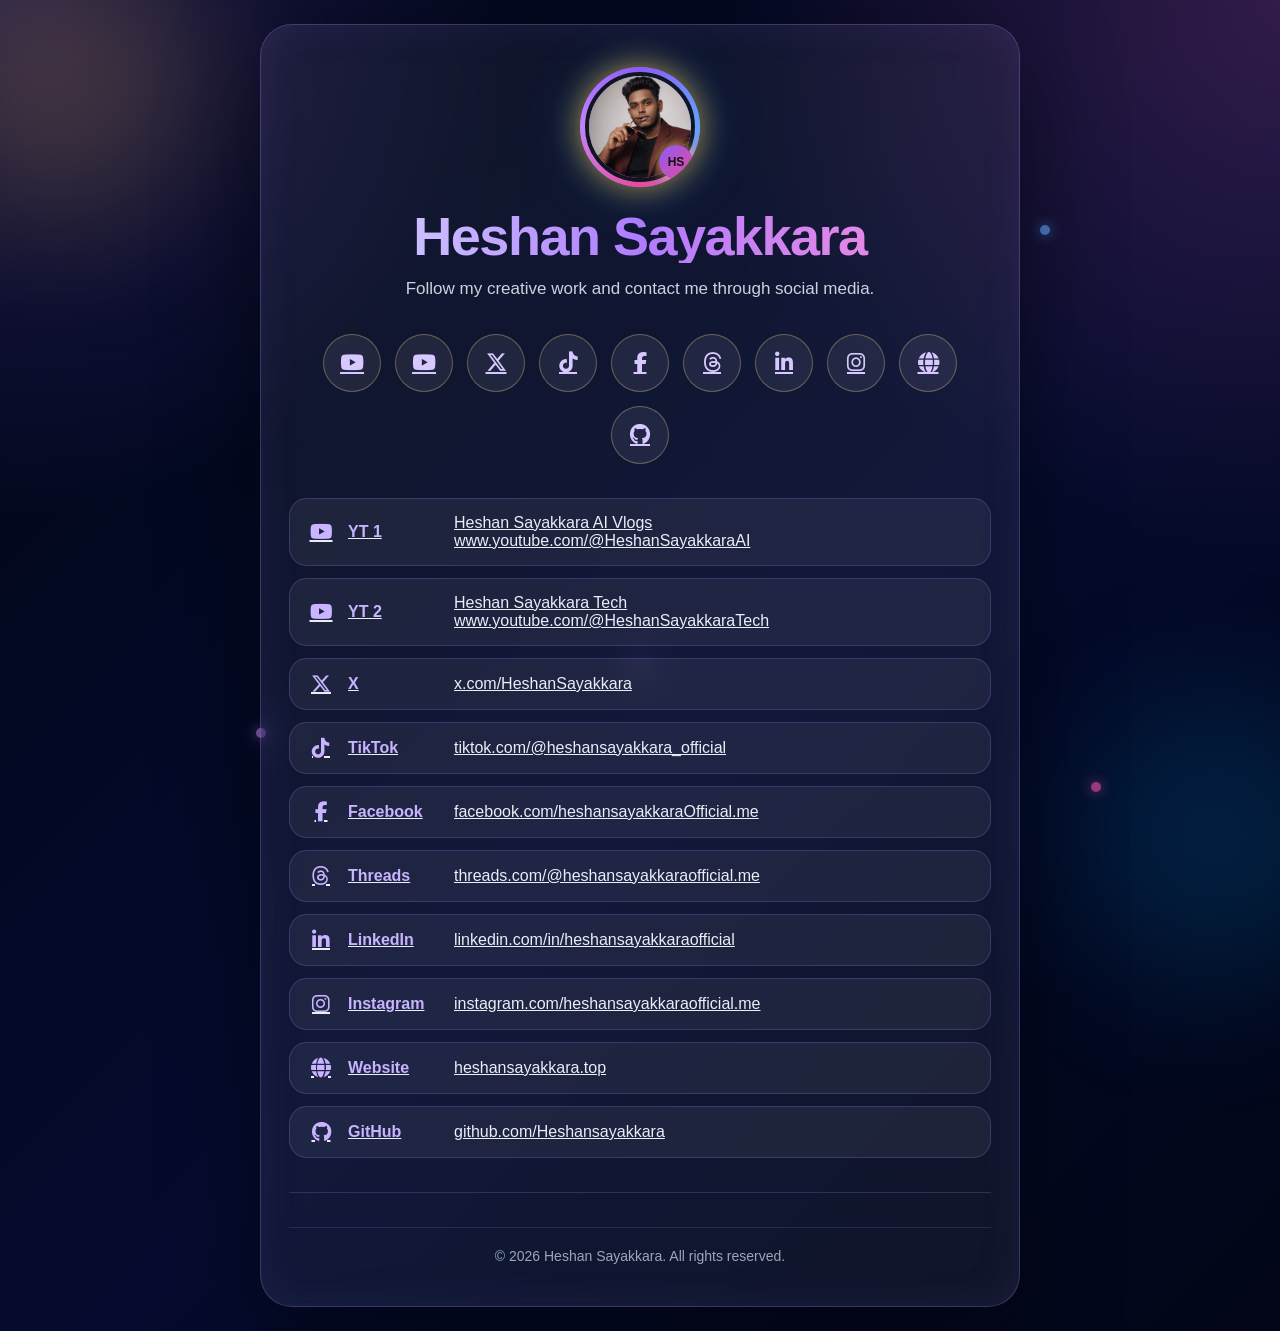
<file: socialmedia/index.html>
<!DOCTYPE html>
<html lang="en">
<head>
  <meta charset="UTF-8" />
  <meta name="viewport" content="width=device-width, initial-scale=1.0" />
  <title>Heshan Sayakkara | Social Links</title>
  <meta name="description" content="Official social media links of Heshan Sayakkara." />
  <link rel="stylesheet" href="https://cdnjs.cloudflare.com/ajax/libs/font-awesome/6.5.1/css/all.min.css" />
  <style>
    *{
      margin:0;
      padding:0;
      box-sizing:border-box;
    }

    body{
      position:relative;
      min-height:100vh;
      font-family:Arial, Helvetica, sans-serif;
      color:#fff;
      background:
        radial-gradient(circle at top left, rgba(130, 95, 255, .22), transparent 28%),
        radial-gradient(circle at top right, rgba(255, 105, 210, .18), transparent 30%),
        linear-gradient(135deg, #020617, #040b2e 55%, #020617);
      display:flex;
      align-items:center;
      justify-content:center;
      padding:24px;
    }

    body::before,
    body::after{
      content:"";
      position:fixed;
      width:280px;
      height:280px;
      border-radius:50%;
      filter:blur(70px);
      z-index:-1;
      animation:floatGlow 7s ease-in-out infinite;
    }

    body::before{
      background:rgba(255, 196, 64, .18);
      top:-60px;
      left:-80px;
    }

    body::after{
      background:rgba(0, 176, 255, .14);
      bottom:-80px;
      right:-80px;
      animation-delay:2s;
    }

    @keyframes floatGlow{
      0%,100%{transform:translateY(0px);}
      50%{transform:translateY(20px);}
    }

    .social-card{
      width:min(760px, 100%);
      padding:42px 28px;
      border-radius:32px;
      text-align:center;
      background:rgba(255,255,255,.055);
      border:1px solid rgba(168, 139, 250, .28);
      box-shadow:0 30px 100px rgba(0,0,0,.45), inset 0 0 45px rgba(168, 139, 250, .08);
      backdrop-filter:blur(18px);
    }

    .logo{
      width:120px;
      height:120px;
      margin:0 auto 22px;
      border-radius:50%;
      padding:5px;
      background:linear-gradient(135deg, #8b5cf6, #ec4899, #60a5fa, #8b5cf6);
      box-shadow:0 0 30px rgba(255, 194, 64, .65), 0 0 55px rgba(0, 176, 255, .25);
      position:relative;
      overflow:hidden;
    }

    .logo::before{
      content:"";
      position:absolute;
      inset:-8px;
      border-radius:50%;
      background:conic-gradient(#8b5cf6, #60a5fa, #ec4899, #c084fc, #8b5cf6);
      animation:spinGlow 5s linear infinite;
      z-index:0;
    }

    .logo::after{
      content:"HS";
      position:absolute;
      right:7px;
      bottom:8px;
      width:34px;
      height:34px;
      border-radius:50%;
      display:grid;
      place-items:center;
      font-size:12px;
      font-weight:900;
      color:#111;
      background:linear-gradient(135deg, #8b5cf6, #ec4899);
      box-shadow:0 0 14px rgba(255,215,100,.8);
      z-index:3;
    }

    .logo img{
      position:relative;
      z-index:2;
      width:100%;
      height:100%;
      object-fit:cover;
      object-position:center top;
      border-radius:50%;
      border:4px solid #101522;
      display:block;
    }

    @keyframes spinGlow{
      0%{transform:rotate(0deg);}
      100%{transform:rotate(360deg);}
    }

    h1{
      font-size:clamp(32px, 6vw, 54px);
      line-height:1;
      margin-bottom:12px;
      background:linear-gradient(90deg, #dbe5ff, #b07cff, #ff8ed8);
      -webkit-background-clip:text;
      color:transparent;
      letter-spacing:-1.5px;
    }

    .subtitle{
      color:#c9d3df;
      font-size:17px;
      line-height:1.7;
      margin-bottom:30px;
    }

    .icons{
      display:flex;
      align-items:center;
      justify-content:center;
      flex-wrap:wrap;
      gap:14px;
      margin-bottom:34px;
    }

    .icon{
      width:58px;
      height:58px;
      border-radius:50%;
      display:grid;
      place-items:center;
      font-size:21px;
      color:#d7c8ff;
      background:rgba(255,255,255,.075);
      border:1px solid rgba(255, 221, 140, .32);
      box-shadow:0 0 0 rgba(255, 194, 64, 0);
      transition:.28s ease;
    }

    .icon:hover{
      transform:translateY(-6px) scale(1.06);
      color:#111;
      background:linear-gradient(135deg, #8b5cf6, #ec4899, #60a5fa);
      box-shadow:0 0 24px rgba(255, 194, 64, .75), 0 0 48px rgba(0, 176, 255, .18);
    }

    .links{
      display:grid;
      gap:12px;
      text-align:left;
    }

    .link-item{
      display:flex;
      align-items:center;
      gap:14px;
      padding:15px 18px;
      border-radius:18px;
      background:rgba(255,255,255,.06);
      border:1px solid rgba(168, 139, 250, .22);
      color:#e9eef7;
      transition:.25s ease;
      word-break:break-word;
    }

    .link-item:hover{
      transform:translateX(6px);
      border-color:rgba(255, 211, 94, .70);
      box-shadow:0 0 22px rgba(255, 194, 64, .20);
    }

    .link-item i{
      min-width:26px;
      color:#c9b4ff;
      font-size:20px;
      text-align:center;
    }

    .link-item span{
      color:#c9b4ff;
      font-weight:700;
      min-width:92px;
    }

    .footer-section{
      margin-top:34px;
      padding-top:34px;
      border-top:1px solid rgba(168,139,250,.22);
      color:#9aa7b8;
      text-align:left;
    }

    .footer-grid{
      display:grid;
      grid-template-columns:1.4fr 1fr 1fr 1.25fr;
      gap:26px;
      margin-bottom:26px;
    }

    .footer-section h3{
      color:#eef2ff;
      font-size:24px;
      margin-bottom:10px;
      font-family:Georgia, serif;
    }

    .footer-section h4{
      color:#c9b4ff;
      text-transform:uppercase;
      letter-spacing:1.5px;
      font-size:14px;
      margin-bottom:16px;
    }

    .footer-section p{
      margin-bottom:18px;
      line-height:1.6;
    }

    .footer-section a{
      display:block;
      color:#9aa7b8;
      margin-bottom:12px;
      transition:.25s ease;
    }

    .footer-section a:hover{
      color:#c9b4ff;
      transform:translateX(5px);
    }

    .footer-icons{
      display:flex;
      flex-wrap:wrap;
      gap:10px;
    }

    .footer-icons a{
      width:40px;
      height:40px;
      border-radius:10px;
      display:grid;
      place-items:center;
      margin:0;
      color:#d7c8ff;
      background:rgba(255,255,255,.07);
      border:1px solid rgba(168,139,250,.28);
    }

    .footer-icons a:hover{
      transform:translateY(-5px);
      color:#fff;
      background:linear-gradient(135deg, #8b5cf6, #ec4899, #60a5fa);
      box-shadow:0 0 20px rgba(168,139,250,.45);
    }

    .copyright{
      border-top:1px solid rgba(168,139,250,.16);
      padding-top:20px;
      text-align:center;
      font-size:14px;
    }

    @media(max-width:760px){
      .footer-grid{grid-template-columns:1fr;}
      .footer-section{text-align:center;}
      .footer-icons{justify-content:center;}
      .footer-section a:hover{transform:none;}
    }

    @media(max-width:520px){
      .social-card{padding:34px 18px;}
      .icon{width:52px;height:52px;}
      .link-item{align-items:flex-start;flex-direction:column;gap:8px;}
      .link-item span{min-width:auto;}
    }
  

    .floating-particle{
      position:fixed;
      width:10px;
      height:10px;
      border-radius:50%;
      background:#c084fc;
      box-shadow:0 0 14px #c084fc;
      opacity:.7;
      animation:floatParticle 10s linear infinite;
      z-index:-1;
    }

    .floating-particle:nth-child(1){top:10%;left:12%;animation-delay:0s;}
    .floating-particle:nth-child(2){top:25%;right:18%;background:#60a5fa;box-shadow:0 0 14px #60a5fa;animation-delay:2s;}
    .floating-particle:nth-child(3){bottom:18%;left:20%;animation-delay:4s;}
    .floating-particle:nth-child(4){bottom:12%;right:14%;background:#ec4899;box-shadow:0 0 14px #ec4899;animation-delay:1s;}

    @keyframes floatParticle{
      0%{transform:translateY(0px) scale(1);}
      50%{transform:translateY(-25px) scale(1.3);}
      100%{transform:translateY(0px) scale(1);}
    }
  

    .flower-rain{
      position:fixed;
      inset:0;
      pointer-events:none;
      overflow:hidden;
      z-index:-1;
    }

    .flower{
      position:absolute;
      top:-50px;
      font-size:26px;
      opacity:.75;
      animation:fallFlower linear infinite;
      filter:drop-shadow(0 0 10px rgba(236,72,153,.55));
    }

    .flower:nth-child(1){left:5%;animation-duration:9s;animation-delay:0s;}
    .flower:nth-child(2){left:16%;animation-duration:12s;animation-delay:2s;font-size:20px;}
    .flower:nth-child(3){left:28%;animation-duration:10s;animation-delay:4s;}
    .flower:nth-child(4){left:42%;animation-duration:13s;animation-delay:1s;font-size:22px;}
    .flower:nth-child(5){left:55%;animation-duration:11s;animation-delay:3s;}
    .flower:nth-child(6){left:68%;animation-duration:14s;animation-delay:5s;font-size:21px;}
    .flower:nth-child(7){left:80%;animation-duration:10s;animation-delay:2.5s;}
    .flower:nth-child(8){left:92%;animation-duration:12s;animation-delay:6s;font-size:23px;}

    @keyframes fallFlower{
      0%{
        transform:translateY(-60px) rotate(0deg) translateX(0);
        opacity:0;
      }
      10%{opacity:.8;}
      50%{transform:translateY(50vh) rotate(180deg) translateX(35px);}
      100%{
        transform:translateY(110vh) rotate(360deg) translateX(-35px);
        opacity:0;
      }
    }
  </style>
</head>
<body>
  <div class="flower-rain">
    <span class="flower">🌸</span>
    <span class="flower">🌺</span>
    <span class="flower">🌸</span>
    <span class="flower">🌷</span>
    <span class="flower">🌸</span>
    <span class="flower">🌺</span>
    <span class="flower">🌸</span>
    <span class="flower">🌷</span>
  </div>
  <div class="floating-particle"></div>
  <div class="floating-particle"></div>
  <div class="floating-particle"></div>
  <div class="floating-particle"></div>
  <main class="social-card">
    <div class="logo">
      <img src="Untitled-1.png" alt="Heshan Sayakkara" />
    </div>
    <h1>Heshan Sayakkara</h1>
    <p class="subtitle">Follow my creative work and contact me through social media.</p>

    <div class="icons">
      <a class="icon" href="https://www.youtube.com/@HeshanSayakkaraAI" target="_blank" rel="noopener" aria-label="Heshan Sayakkara AI Vlogs"><i class="fa-brands fa-youtube"></i></a>
      <a class="icon" href="https://www.youtube.com/@HeshanSayakkaraTech" target="_blank" rel="noopener" aria-label="Heshan Sayakkara Tech"><i class="fa-brands fa-youtube"></i></a>
      <a class="icon" href="https://x.com/HeshanSayakkara" target="_blank" rel="noopener" aria-label="X"><i class="fa-brands fa-x-twitter"></i></a>
      <a class="icon" href="https://www.tiktok.com/@heshansayakkara_official" target="_blank" rel="noopener" aria-label="TikTok"><i class="fa-brands fa-tiktok"></i></a>
      <a class="icon" href="https://www.facebook.com/heshansayakkaraOfficial.me" target="_blank" rel="noopener" aria-label="Facebook"><i class="fa-brands fa-facebook-f"></i></a>
      <a class="icon" href="https://www.threads.com/@heshansayakkaraofficial.me" target="_blank" rel="noopener" aria-label="Threads"><i class="fa-brands fa-threads"></i></a>
      <a class="icon" href="https://www.linkedin.com/in/heshansayakkaraofficial?utm_source=share_via&utm_content=profile&utm_medium=member_android" target="_blank" rel="noopener" aria-label="LinkedIn"><i class="fa-brands fa-linkedin-in"></i></a>
      <a class="icon" href="https://www.instagram.com/heshansayakkaraofficial.me?igsh=MTJrZjZiMHZraGgxYQ==" target="_blank" rel="noopener" aria-label="Instagram"><i class="fa-brands fa-instagram"></i></a>
      <a class="icon" href="https://www.heshansayakkara.top" target="_blank" rel="noopener" aria-label="Website"><i class="fa-solid fa-globe"></i></a>
      <a class="icon" href="https://github.com/Heshansayakkara" target="_blank" rel="noopener" aria-label="GitHub"><i class="fa-brands fa-github"></i></a>
    </div>

    <section class="links">
      <a class="link-item" href="https://www.youtube.com/@HeshanSayakkaraAI" target="_blank" rel="noopener"><i class="fa-brands fa-youtube"></i><span>YT 1</span> Heshan Sayakkara AI Vlogs<br>www.youtube.com/@HeshanSayakkaraAI</a>
      <a class="link-item" href="https://www.youtube.com/@HeshanSayakkaraTech" target="_blank" rel="noopener"><i class="fa-brands fa-youtube"></i><span>YT 2</span> Heshan Sayakkara Tech<br>www.youtube.com/@HeshanSayakkaraTech</a>
      <a class="link-item" href="https://x.com/HeshanSayakkara" target="_blank" rel="noopener"><i class="fa-brands fa-x-twitter"></i><span>X</span> x.com/HeshanSayakkara</a>
      <a class="link-item" href="https://www.tiktok.com/@heshansayakkara_official" target="_blank" rel="noopener"><i class="fa-brands fa-tiktok"></i><span>TikTok</span> tiktok.com/@heshansayakkara_official</a>
      <a class="link-item" href="https://www.facebook.com/heshansayakkaraOfficial.me" target="_blank" rel="noopener"><i class="fa-brands fa-facebook-f"></i><span>Facebook</span> facebook.com/heshansayakkaraOfficial.me</a>
      <a class="link-item" href="https://www.threads.com/@heshansayakkaraofficial.me" target="_blank" rel="noopener"><i class="fa-brands fa-threads"></i><span>Threads</span> threads.com/@heshansayakkaraofficial.me</a>
      <a class="link-item" href="https://www.linkedin.com/in/heshansayakkaraofficial?utm_source=share_via&utm_content=profile&utm_medium=member_android" target="_blank" rel="noopener"><i class="fa-brands fa-linkedin-in"></i><span>LinkedIn</span> linkedin.com/in/heshansayakkaraofficial</a>
      <a class="link-item" href="https://www.instagram.com/heshansayakkaraofficial.me?igsh=MTJrZjZiMHZraGgxYQ==" target="_blank" rel="noopener"><i class="fa-brands fa-instagram"></i><span>Instagram</span> instagram.com/heshansayakkaraofficial.me</a>
      <a class="link-item" href="https://www.heshansayakkara.top" target="_blank" rel="noopener"><i class="fa-solid fa-globe"></i><span>Website</span> heshansayakkara.top</a>
      <a class="link-item" href="https://github.com/Heshansayakkara" target="_blank" rel="noopener"><i class="fa-brands fa-github"></i><span>GitHub</span> github.com/Heshansayakkara</a>
    </section>

    <footer class="footer-section">
      <div class="copyright">© 2026 Heshan Sayakkara. All rights reserved.</div>
    </footer>
  </main>
</body>
</html>
</file>
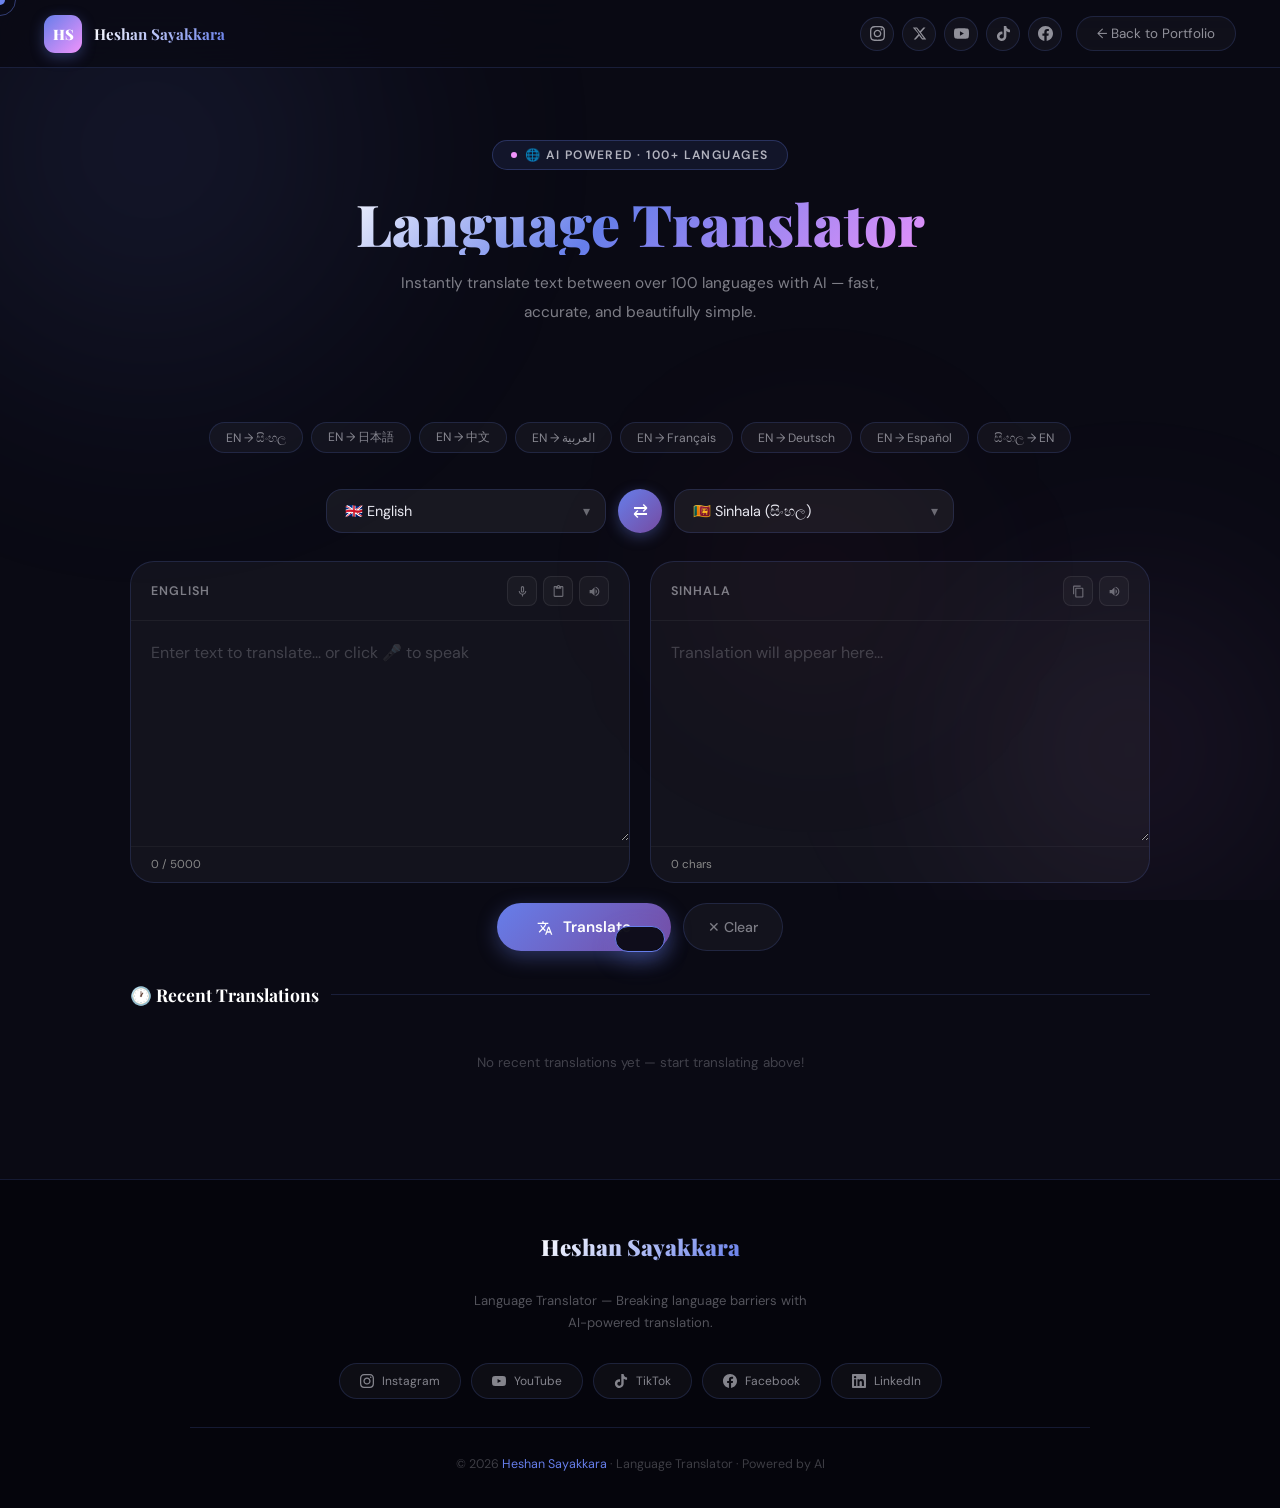
<file: tansletar/index.html>
<!DOCTYPE html>
<html lang="en">
<head>
  <meta charset="UTF-8">
  <meta name="viewport" content="width=device-width, initial-scale=1.0">
  <title>Language Translator | Heshan Sayakkara</title>
  <link href="https://fonts.googleapis.com/css2?family=Playfair+Display:wght@400;700;900&family=DM+Sans:wght@300;400;500;600&display=swap" rel="stylesheet">
  <style>
    :root{--primary:#667eea;--secondary:#764ba2;--accent:#f093fb;--pink:#f5576c;--gold:#ffd700;--dark:#0a0a14;--card:rgba(255,255,255,0.04);--glass:rgba(255,255,255,0.06);--text:#e8e8f0;--muted:#888;--border:rgba(102,126,234,0.18)}
    *,*::before,*::after{box-sizing:border-box;margin:0;padding:0}
    html{scroll-behavior:smooth}
    body{background:var(--dark);color:var(--text);font-family:'DM Sans',sans-serif;overflow-x:hidden;cursor:none;min-height:100vh}
    .cursor{position:fixed;width:10px;height:10px;background:var(--primary);border-radius:50%;pointer-events:none;z-index:99999;transform:translate(-50%,-50%);transition:width .3s,height .3s;mix-blend-mode:screen}
    .cursor-ring{position:fixed;width:32px;height:32px;border:1.5px solid rgba(102,126,234,.45);border-radius:50%;pointer-events:none;z-index:99998;transform:translate(-50%,-50%);transition:width .3s,height .3s}
    .bg-wrap{position:fixed;inset:0;z-index:0;pointer-events:none;overflow:hidden}
    .blob{position:absolute;border-radius:50%;filter:blur(90px);animation:bf 24s ease-in-out infinite}
    .b1{width:700px;height:700px;background:radial-gradient(circle,rgba(102,126,234,.13),transparent 70%);top:-200px;left:-200px;animation-delay:0s}
    .b2{width:500px;height:500px;background:radial-gradient(circle,rgba(240,147,251,.09),transparent 70%);bottom:-100px;right:-100px;animation-delay:-8s}
    .b3{width:350px;height:350px;background:radial-gradient(circle,rgba(245,87,108,.07),transparent 70%);top:45%;left:50%;animation-delay:-16s}
    @keyframes bf{0%,100%{transform:translate(0,0) scale(1)}33%{transform:translate(50px,60px) scale(1.05)}66%{transform:translate(-40px,30px) scale(.97)}}
    .sakura{position:fixed;inset:0;z-index:1;pointer-events:none;overflow:hidden}
    .petal{position:absolute;top:-20px;width:10px;height:10px;background:linear-gradient(135deg,#ffb7d5,#ff85b3);border-radius:0 50% 0 50%;opacity:.6;animation:pf linear infinite}
    .petal:nth-child(1){left:6%;animation-duration:9s;animation-delay:0s}
    .petal:nth-child(2){left:18%;animation-duration:12s;animation-delay:1.8s}
    .petal:nth-child(3){left:33%;animation-duration:8s;animation-delay:3.2s}
    .petal:nth-child(4){left:50%;animation-duration:11s;animation-delay:.7s}
    .petal:nth-child(5){left:65%;animation-duration:9s;animation-delay:2.5s}
    .petal:nth-child(6){left:79%;animation-duration:10s;animation-delay:4.1s}
    .petal:nth-child(7){left:90%;animation-duration:8s;animation-delay:1.4s}
    @keyframes pf{0%{transform:translateY(-20px) rotate(0deg) translateX(0);opacity:0}10%{opacity:.6}50%{transform:translateY(50vh) rotate(180deg) translateX(35px)}100%{transform:translateY(110vh) rotate(360deg) translateX(-20px);opacity:0}}

    /* NAV */
    nav{position:fixed;top:0;left:0;right:0;z-index:1000;height:68px;display:flex;align-items:center;justify-content:space-between;padding:0 44px;background:rgba(10,10,20,.78);backdrop-filter:blur(24px);border-bottom:1px solid var(--border);animation:navIn .8s ease both}
    @keyframes navIn{from{transform:translateY(-100%);opacity:0}to{transform:translateY(0);opacity:1}}
    .nav-brand{display:flex;align-items:center;gap:12px;text-decoration:none}
    .nav-logo{width:38px;height:38px;background:linear-gradient(135deg,var(--primary),var(--accent));border-radius:11px;display:flex;align-items:center;justify-content:center;font-family:'Playfair Display',serif;font-size:.9rem;font-weight:900;color:#fff;box-shadow:0 4px 14px rgba(102,126,234,.35)}
    .nav-name{font-family:'Playfair Display',serif;font-size:.95rem;font-weight:700;background:linear-gradient(135deg,#fff,var(--primary));-webkit-background-clip:text;-webkit-text-fill-color:transparent;background-clip:text}
    .nav-right{display:flex;align-items:center;gap:14px}
    .nav-socials{display:flex;align-items:center;gap:8px}
    .soc-btn{width:34px;height:34px;border-radius:50%;border:1px solid var(--border);background:rgba(255,255,255,.04);display:flex;align-items:center;justify-content:center;cursor:pointer;transition:all .3s ease;text-decoration:none;color:rgba(232,232,240,.6)}
    .soc-btn:hover{transform:translateY(-3px) scale(1.12);border-color:transparent}
    .soc-btn.ig:hover{background:linear-gradient(135deg,#f09433,#e6683c,#dc2743,#cc2366,#bc1888);color:#fff;box-shadow:0 6px 18px rgba(220,39,67,.4)}
    .soc-btn.tw:hover{background:#1da1f2;color:#fff;box-shadow:0 6px 18px rgba(29,161,242,.4)}
    .soc-btn.yt:hover{background:#ff0000;color:#fff;box-shadow:0 6px 18px rgba(255,0,0,.4)}
    .soc-btn.tk:hover{background:linear-gradient(135deg,#010101,#69c9d0);color:#fff;box-shadow:0 6px 18px rgba(105,201,208,.4)}
    .soc-btn.fb:hover{background:#1877f2;color:#fff;box-shadow:0 6px 18px rgba(24,119,242,.4)}
    .soc-btn.li:hover{background:#0a66c2;color:#fff;box-shadow:0 6px 18px rgba(10,102,194,.4)}
    .soc-btn svg{width:15px;height:15px;fill:currentColor}
    .nav-back{display:flex;align-items:center;gap:8px;color:rgba(232,232,240,.6);text-decoration:none;font-size:.84rem;padding:8px 20px;border:1px solid var(--border);border-radius:30px;background:rgba(255,255,255,.03);transition:all .3s ease}
    .nav-back:hover{color:#fff;border-color:var(--primary);background:rgba(102,126,234,.12)}

    /* HERO */
    .hero{position:relative;z-index:2;padding:140px 40px 56px;text-align:center;max-width:720px;margin:0 auto}
    .hero-pill{display:inline-flex;align-items:center;gap:8px;background:rgba(102,126,234,.1);border:1px solid rgba(102,126,234,.28);color:rgba(232,232,240,.75);font-size:.76rem;font-weight:600;letter-spacing:.12em;text-transform:uppercase;padding:6px 18px;border-radius:30px;margin-bottom:22px;animation:fu .8s ease .2s both}
    .pill-dot{width:6px;height:6px;background:var(--accent);border-radius:50%;animation:pd 1.6s ease-in-out infinite}
    @keyframes pd{0%,100%{opacity:.4;transform:scale(1)}50%{opacity:1;transform:scale(1.5)}}
    .hero h1{font-family:'Playfair Display',serif;font-size:clamp(2rem,5vw,3.6rem);font-weight:900;line-height:1.1;background:linear-gradient(135deg,#fff 0%,var(--primary) 45%,var(--accent) 100%);-webkit-background-clip:text;-webkit-text-fill-color:transparent;background-clip:text;margin-bottom:14px;animation:fu .8s ease .4s both}
    .hero p{font-size:.96rem;color:rgba(232,232,240,.52);line-height:1.85;max-width:480px;margin:0 auto 0;animation:fu .8s ease .6s both}
    @keyframes fu{from{transform:translateY(26px);opacity:0}to{transform:translateY(0);opacity:1}}

    /* TRANSLATOR MAIN */
    .translator-wrap{position:relative;z-index:2;max-width:1100px;margin:0 auto;padding:40px 40px 80px}

    /* Lang selector bar */
    .lang-bar{display:flex;align-items:center;justify-content:center;gap:12px;margin-bottom:28px;flex-wrap:wrap;animation:fu .8s ease .8s both}
    .lang-select-wrap{position:relative;flex:1;max-width:280px}
    .lang-select-wrap::after{content:'▾';position:absolute;right:16px;top:50%;transform:translateY(-50%);color:rgba(232,232,240,.4);pointer-events:none;font-size:.85rem}
    select{width:100%;padding:12px 42px 12px 18px;background:var(--glass);border:1px solid var(--border);border-radius:16px;color:var(--text);font-family:'DM Sans',sans-serif;font-size:.9rem;appearance:none;cursor:pointer;transition:all .3s;outline:none;backdrop-filter:blur(12px)}
    select:hover,select:focus{border-color:var(--primary);background:rgba(102,126,234,.08)}
    select option{background:#0f0f1e;color:var(--text)}

    .swap-btn{width:44px;height:44px;background:linear-gradient(135deg,var(--primary),var(--secondary));border:none;border-radius:50%;cursor:pointer;display:flex;align-items:center;justify-content:center;color:#fff;font-size:1.1rem;transition:all .35s cubic-bezier(.175,.885,.32,1.275);box-shadow:0 4px 14px rgba(102,126,234,.35);flex-shrink:0}
    .swap-btn:hover{transform:rotate(180deg) scale(1.12);box-shadow:0 8px 24px rgba(102,126,234,.5)}

    /* Text areas */
    .text-panels{display:grid;grid-template-columns:1fr 1fr;gap:20px;margin-bottom:20px;animation:fu .8s ease 1s both}
    .panel{background:var(--card);border:1px solid var(--border);border-radius:24px;overflow:hidden;transition:border-color .3s}
    .panel:focus-within{border-color:var(--primary);box-shadow:0 0 0 3px rgba(102,126,234,.12)}
    .panel-header{display:flex;align-items:center;justify-content:space-between;padding:14px 20px;border-bottom:1px solid rgba(255,255,255,.05)}
    .panel-lang-label{font-size:.78rem;font-weight:600;color:rgba(232,232,240,.5);letter-spacing:.08em;text-transform:uppercase}
    .panel-actions{display:flex;gap:6px}
    .pact-btn{width:30px;height:30px;border:1px solid rgba(255,255,255,.08);border-radius:8px;background:rgba(255,255,255,.03);cursor:pointer;display:flex;align-items:center;justify-content:center;color:rgba(232,232,240,.4);font-size:.85rem;transition:all .3s;position:relative}
    .pact-btn:hover{border-color:var(--primary);color:var(--primary);background:rgba(102,126,234,.1);transform:translateY(-2px)}
    .pact-btn svg{width:13px;height:13px;fill:currentColor}
    textarea{width:100%;min-height:220px;padding:18px 20px;background:transparent;border:none;color:var(--text);font-family:'DM Sans',sans-serif;font-size:1rem;line-height:1.7;resize:vertical;outline:none}
    textarea::placeholder{color:rgba(232,232,240,.22)}
    .panel-footer{display:flex;align-items:center;justify-content:space-between;padding:10px 20px;border-top:1px solid rgba(255,255,255,.04)}
    .char-count{font-size:.72rem;color:var(--muted)}
    .detect-badge{font-size:.7rem;padding:3px 10px;background:rgba(102,126,234,.12);border:1px solid rgba(102,126,234,.25);color:rgba(102,126,234,.8);border-radius:20px;display:none}
    .detect-badge.show{display:inline-block}

    /* Translate button */
    .translate-btn-wrap{display:flex;justify-content:center;gap:12px;margin-bottom:32px;animation:fu .8s ease 1.1s both}
    .translate-btn{display:inline-flex;align-items:center;gap:10px;padding:14px 40px;background:linear-gradient(135deg,var(--primary),var(--secondary));color:#fff;font-family:'DM Sans',sans-serif;font-size:.95rem;font-weight:600;border:none;border-radius:50px;cursor:pointer;transition:all .35s cubic-bezier(.175,.885,.32,1.275);box-shadow:0 6px 20px rgba(102,126,234,.35);position:relative;overflow:hidden}
    .translate-btn::before{content:'';position:absolute;top:0;left:-100%;width:100%;height:100%;background:linear-gradient(90deg,transparent,rgba(255,255,255,.18),transparent);transition:left .5s ease}
    .translate-btn:hover::before{left:100%}
    .translate-btn:hover{transform:translateY(-3px) scale(1.04);box-shadow:0 12px 32px rgba(102,126,234,.5)}
    .translate-btn:disabled{opacity:.6;cursor:not-allowed;transform:none}
    .translate-btn svg{width:16px;height:16px;fill:currentColor}
    .clear-btn{display:inline-flex;align-items:center;gap:8px;padding:14px 24px;background:rgba(255,255,255,.04);color:rgba(232,232,240,.5);font-family:'DM Sans',sans-serif;font-size:.88rem;font-weight:500;border:1px solid var(--border);border-radius:50px;cursor:pointer;transition:all .3s ease}
    .clear-btn:hover{border-color:var(--pink);color:var(--pink);background:rgba(245,87,108,.08)}

    /* Loading spinner */
    .spinner{width:18px;height:18px;border:2px solid rgba(255,255,255,.3);border-top-color:#fff;border-radius:50%;animation:spin .7s linear infinite;display:none}
    .translate-btn.loading .btn-text{display:none}
    .translate-btn.loading .spinner{display:block}
    @keyframes spin{to{transform:rotate(360deg)}}

    /* Quick languages */
    .quick-langs{display:flex;justify-content:center;gap:8px;flex-wrap:wrap;margin-bottom:36px;animation:fu .8s ease 1.2s both}
    .ql-btn{padding:6px 16px;border-radius:20px;background:rgba(255,255,255,.04);border:1px solid var(--border);color:rgba(232,232,240,.55);font-size:.76rem;cursor:pointer;transition:all .3s ease;font-family:'DM Sans',sans-serif}
    .ql-btn:hover{background:rgba(102,126,234,.15);border-color:var(--primary);color:#fff;transform:translateY(-2px)}

    /* History */
    .history-section{animation:fu .8s ease 1.3s both}
    .section-title{display:flex;align-items:center;gap:12px;margin-bottom:20px}
    .section-title h3{font-family:'Playfair Display',serif;font-size:1.1rem;font-weight:700;color:#fff}
    .section-title-line{flex:1;height:1px;background:var(--border)}
    .history-grid{display:flex;flex-direction:column;gap:10px}
    .hist-item{background:var(--card);border:1px solid var(--border);border-radius:16px;padding:16px 20px;display:flex;align-items:flex-start;gap:14px;cursor:pointer;transition:all .3s ease}
    .hist-item:hover{border-color:var(--primary);transform:translateX(4px);background:rgba(102,126,234,.06)}
    .hist-langs{display:flex;align-items:center;gap:6px;flex-shrink:0;min-width:110px}
    .hist-lang{font-size:.68rem;font-weight:600;padding:3px 9px;border-radius:12px;background:rgba(102,126,234,.12);border:1px solid rgba(102,126,234,.2);color:rgba(232,232,240,.6);white-space:nowrap}
    .hist-arrow{color:rgba(232,232,240,.25);font-size:.75rem}
    .hist-texts{flex:1;overflow:hidden}
    .hist-src{font-size:.82rem;color:rgba(232,232,240,.7);white-space:nowrap;overflow:hidden;text-overflow:ellipsis;margin-bottom:3px}
    .hist-tgt{font-size:.82rem;color:var(--primary);white-space:nowrap;overflow:hidden;text-overflow:ellipsis}
    .hist-del{background:none;border:none;color:rgba(232,232,240,.2);cursor:pointer;font-size:1rem;padding:2px 6px;border-radius:6px;transition:all .2s;flex-shrink:0}
    .hist-del:hover{color:var(--pink);background:rgba(245,87,108,.1)}
    .no-history{text-align:center;padding:28px;color:rgba(232,232,240,.25);font-size:.84rem}

    /* Auto-translate indicator */
    .auto-ind{font-size:.72rem;padding:3px 11px;border-radius:20px;transition:all .3s;display:inline-block;min-width:80px;text-align:center}
    .auto-ind.waiting{background:rgba(255,215,0,.1);border:1px solid rgba(255,215,0,.3);color:rgba(255,215,0,.8)}
    .auto-ind.translating{background:rgba(102,126,234,.12);border:1px solid rgba(102,126,234,.3);color:rgba(102,126,234,.9);animation:indPulse .7s ease-in-out infinite}
    .auto-ind.done{background:rgba(67,233,123,.1);border:1px solid rgba(67,233,123,.3);color:rgba(67,233,123,.9)}
    @keyframes indPulse{0%,100%{opacity:.7}50%{opacity:1}}

    /* Mic button */
    .mic-btn{width:30px;height:30px;border:1px solid rgba(255,255,255,.08);border-radius:8px;background:rgba(255,255,255,.03);cursor:pointer;display:flex;align-items:center;justify-content:center;color:rgba(232,232,240,.4);font-size:.85rem;transition:all .3s;position:relative}
    .mic-btn:hover{border-color:var(--pink);color:var(--pink);background:rgba(245,87,108,.1);transform:translateY(-2px)}
    .mic-btn.listening{border-color:var(--pink)!important;color:var(--pink)!important;background:rgba(245,87,108,.18)!important;animation:micPulse 1s ease-in-out infinite}
    @keyframes micPulse{0%,100%{box-shadow:0 0 0 0 rgba(245,87,108,.5)}50%{box-shadow:0 0 0 7px rgba(245,87,108,0)}}
    .mic-btn svg{width:13px;height:13px;fill:currentColor}

    /* Voice wave indicator */
    .voice-bar{display:none;align-items:center;gap:3px;padding:6px 14px;background:rgba(245,87,108,.08);border:1px solid rgba(245,87,108,.25);border-radius:20px;margin-top:8px}
    .voice-bar.show{display:flex}
    .voice-bar-dot{width:3px;border-radius:2px;background:var(--pink);animation:vbar .6s ease-in-out infinite}
    .voice-bar-dot:nth-child(1){height:8px;animation-delay:0s}
    .voice-bar-dot:nth-child(2){height:14px;animation-delay:.1s}
    .voice-bar-dot:nth-child(3){height:10px;animation-delay:.2s}
    .voice-bar-dot:nth-child(4){height:16px;animation-delay:.3s}
    .voice-bar-dot:nth-child(5){height:8px;animation-delay:.4s}
    .voice-bar-dot:nth-child(6){height:12px;animation-delay:.15s}
    .voice-bar-dot:nth-child(7){height:6px;animation-delay:.25s}
    @keyframes vbar{0%,100%{transform:scaleY(1);opacity:.6}50%{transform:scaleY(1.6);opacity:1}}
    .voice-bar-txt{font-size:.72rem;color:var(--pink);margin-left:6px;font-weight:500}

    /* Toast */
    .toast{position:fixed;bottom:28px;left:50%;transform:translateX(-50%) translateY(80px);background:rgba(10,10,20,.95);border:1px solid var(--primary);color:#fff;padding:12px 24px;border-radius:30px;font-size:.84rem;z-index:9999;transition:transform .4s cubic-bezier(.175,.885,.32,1.275);backdrop-filter:blur(20px);box-shadow:0 8px 24px rgba(102,126,234,.3)}
    .toast.show{transform:translateX(-50%) translateY(0)}

    /* FOOTER */
    .site-footer{position:relative;z-index:2;background:rgba(5,5,12,.9);border-top:1px solid var(--border);padding:52px 40px 36px}
    .footer-inner{max-width:900px;margin:0 auto;display:flex;flex-direction:column;align-items:center;gap:28px;text-align:center}
    .footer-brand{font-family:'Playfair Display',serif;font-size:1.4rem;font-weight:900;background:linear-gradient(135deg,#fff,var(--primary));-webkit-background-clip:text;-webkit-text-fill-color:transparent;background-clip:text}
    .footer-tagline{font-size:.82rem;color:rgba(232,232,240,.35);max-width:340px;line-height:1.7}
    .footer-socials{display:flex;align-items:center;gap:10px;flex-wrap:wrap;justify-content:center}
    .fsoc{display:flex;align-items:center;gap:8px;padding:9px 20px;background:rgba(255,255,255,.04);border:1px solid var(--border);border-radius:30px;font-size:.75rem;color:rgba(232,232,240,.55);text-decoration:none;transition:all .3s ease;cursor:pointer}
    .fsoc svg{width:14px;height:14px;fill:currentColor;flex-shrink:0}
    .fsoc:hover{transform:translateY(-3px)}
    .fsoc.ig:hover{border-color:#e6683c;color:#e6683c;background:rgba(220,39,67,.1);box-shadow:0 8px 20px rgba(220,39,67,.15)}
    .fsoc.tw:hover{border-color:#1da1f2;color:#1da1f2;background:rgba(29,161,242,.1);box-shadow:0 8px 20px rgba(29,161,242,.15)}
    .fsoc.yt:hover{border-color:#ff0000;color:#ff0000;background:rgba(255,0,0,.1);box-shadow:0 8px 20px rgba(255,0,0,.15)}
    .fsoc.tk:hover{border-color:#69c9d0;color:#69c9d0;background:rgba(105,201,208,.1);box-shadow:0 8px 20px rgba(105,201,208,.15)}
    .fsoc.fb:hover{border-color:#1877f2;color:#1877f2;background:rgba(24,119,242,.1);box-shadow:0 8px 20px rgba(24,119,242,.15)}
    .fsoc.li:hover{border-color:#0a66c2;color:#0a66c2;background:rgba(10,102,194,.1);box-shadow:0 8px 20px rgba(10,102,194,.15)}
    .footer-divider{width:100%;height:1px;background:var(--border)}
    .footer-copy{color:rgba(232,232,240,.25);font-size:.78rem}
    .footer-copy a{color:var(--primary);text-decoration:none}

    .go-top{position:fixed;bottom:28px;right:28px;z-index:100;width:44px;height:44px;background:linear-gradient(135deg,var(--primary),var(--secondary));border-radius:50%;border:none;cursor:pointer;display:flex;align-items:center;justify-content:center;color:#fff;font-size:1.1rem;box-shadow:0 8px 20px rgba(102,126,234,.4);transition:all .3s ease;opacity:0;transform:translateY(16px);pointer-events:none}
    .go-top.vis{opacity:1;transform:translateY(0);pointer-events:all}
    .go-top:hover{transform:translateY(-4px);box-shadow:0 12px 28px rgba(102,126,234,.6)}

    @media(max-width:768px){
      nav{padding:0 16px}.nav-socials{display:none}
      .translator-wrap{padding:24px 16px 60px}
      .text-panels{grid-template-columns:1fr}
      .hero{padding:110px 20px 40px}
      .quick-langs{gap:6px}
    }
  </style>
</head>
<body>

<div class="cursor" id="cur"></div>
<div class="cursor-ring" id="curRing"></div>
<div class="bg-wrap">
  <div class="blob b1"></div><div class="blob b2"></div><div class="blob b3"></div>
</div>
<div class="sakura">
  <div class="petal"></div><div class="petal"></div><div class="petal"></div>
  <div class="petal"></div><div class="petal"></div><div class="petal"></div><div class="petal"></div>
</div>

<!-- NAV -->
<nav>
  <a href="../index.html" class="nav-brand">
    <div class="nav-logo">HS</div>
    <span class="nav-name">Heshan Sayakkara</span>
  </a>
  <div class="nav-right">
    <div class="nav-socials">
      <a href="#" class="soc-btn ig" title="Instagram">
        <svg viewBox="0 0 24 24"><path d="M12 2.163c3.204 0 3.584.012 4.85.07 3.252.148 4.771 1.691 4.919 4.919.058 1.265.069 1.645.069 4.849 0 3.205-.012 3.584-.069 4.849-.149 3.225-1.664 4.771-4.919 4.919-1.266.058-1.644.07-4.85.07-3.204 0-3.584-.012-4.849-.07-3.26-.149-4.771-1.699-4.919-4.92-.058-1.265-.07-1.644-.07-4.849 0-3.204.013-3.583.07-4.849.149-3.227 1.664-4.771 4.919-4.919 1.266-.057 1.645-.069 4.849-.069zm0-2.163c-3.259 0-3.667.014-4.947.072-4.358.2-6.78 2.618-6.98 6.98-.059 1.281-.073 1.689-.073 4.948 0 3.259.014 3.668.072 4.948.2 4.358 2.618 6.78 6.98 6.98 1.281.058 1.689.072 4.948.072 3.259 0 3.668-.014 4.948-.072 4.354-.2 6.782-2.618 6.979-6.98.059-1.28.073-1.689.073-4.948 0-3.259-.014-3.667-.072-4.947-.196-4.354-2.617-6.78-6.979-6.98-1.281-.059-1.69-.073-4.949-.073zm0 5.838c-3.403 0-6.162 2.759-6.162 6.162s2.759 6.163 6.162 6.163 6.162-2.759 6.162-6.163c0-3.403-2.759-6.162-6.162-6.162zm0 10.162c-2.209 0-4-1.79-4-4 0-2.209 1.791-4 4-4s4 1.791 4 4c0 2.21-1.791 4-4 4zm6.406-11.845c-.796 0-1.441.645-1.441 1.44s.645 1.44 1.441 1.44c.795 0 1.439-.645 1.439-1.44s-.644-1.44-1.439-1.44z"/></svg>
      </a>
      <a href="#" class="soc-btn tw" title="Twitter / X">
        <svg viewBox="0 0 24 24"><path d="M18.244 2.25h3.308l-7.227 8.26 8.502 11.24H16.17l-4.714-6.231-5.401 6.231H2.744l7.73-8.835L1.254 2.25H8.08l4.713 6.231zm-1.161 17.52h1.833L7.084 4.126H5.117z"/></svg>
      </a>
      <a href="#" class="soc-btn yt" title="YouTube">
        <svg viewBox="0 0 24 24"><path d="M23.498 6.186a3.016 3.016 0 0 0-2.122-2.136C19.505 3.545 12 3.545 12 3.545s-7.505 0-9.377.505A3.017 3.017 0 0 0 .502 6.186C0 8.07 0 12 0 12s0 3.93.502 5.814a3.016 3.016 0 0 0 2.122 2.136c1.871.505 9.376.505 9.376.505s7.505 0 9.377-.505a3.015 3.015 0 0 0 2.122-2.136C24 15.93 24 12 24 12s0-3.93-.502-5.814zM9.545 15.568V8.432L15.818 12l-6.273 3.568z"/></svg>
      </a>
      <a href="#" class="soc-btn tk" title="TikTok">
        <svg viewBox="0 0 24 24"><path d="M12.525.02c1.31-.02 2.61-.01 3.91-.02.08 1.53.63 3.09 1.75 4.17 1.12 1.11 2.7 1.62 4.24 1.79v4.03c-1.44-.05-2.89-.35-4.2-.97-.57-.26-1.1-.59-1.62-.93-.01 2.92.01 5.84-.02 8.75-.08 1.4-.54 2.79-1.35 3.94-1.31 1.92-3.58 3.17-5.91 3.21-1.43.08-2.86-.31-4.08-1.03-2.02-1.19-3.44-3.37-3.65-5.71-.02-.5-.03-1-.01-1.49.18-1.9 1.12-3.72 2.58-4.96 1.66-1.44 3.98-2.13 6.15-1.72.02 1.48-.04 2.96-.04 4.44-.99-.32-2.15-.23-3.02.37-.63.41-1.11 1.04-1.36 1.75-.21.51-.15 1.07-.14 1.61.24 1.64 1.82 3.02 3.5 2.87 1.12-.01 2.19-.66 2.77-1.61.19-.33.4-.67.41-1.06.1-1.79.06-3.57.07-5.36.01-4.03-.01-8.05.02-12.07z"/></svg>
      </a>
      <a href="#" class="soc-btn fb" title="Facebook">
        <svg viewBox="0 0 24 24"><path d="M24 12.073c0-6.627-5.373-12-12-12s-12 5.373-12 12c0 5.99 4.388 10.954 10.125 11.854v-8.385H7.078v-3.47h3.047V9.43c0-3.007 1.792-4.669 4.533-4.669 1.312 0 2.686.235 2.686.235v2.953H15.83c-1.491 0-1.956.925-1.956 1.874v2.25h3.328l-.532 3.47h-2.796v8.385C19.612 23.027 24 18.062 24 12.073z"/></svg>
      </a>
    </div>
    <a href="../index.html" class="nav-back">← Back to Portfolio</a>
  </div>
</nav>

<!-- HERO -->
<div class="hero">
  <div class="hero-pill"><div class="pill-dot"></div>🌐 AI Powered · 100+ Languages</div>
  <h1>Language Translator</h1>
  <p>Instantly translate text between over 100 languages with AI — fast, accurate, and beautifully simple.</p>
</div>

<!-- TRANSLATOR -->
<div class="translator-wrap">

  <!-- Quick languages -->
  <div class="quick-langs" id="quickLangs">
    <button class="ql-btn" onclick="quickSet('en','si')">EN → සිංහල</button>
    <button class="ql-btn" onclick="quickSet('en','ja')">EN → 日本語</button>
    <button class="ql-btn" onclick="quickSet('en','zh')">EN → 中文</button>
    <button class="ql-btn" onclick="quickSet('en','ar')">EN → العربية</button>
    <button class="ql-btn" onclick="quickSet('en','fr')">EN → Français</button>
    <button class="ql-btn" onclick="quickSet('en','de')">EN → Deutsch</button>
    <button class="ql-btn" onclick="quickSet('en','es')">EN → Español</button>
    <button class="ql-btn" onclick="quickSet('si','en')">සිංහල → EN</button>
  </div>

  <!-- Lang bar -->
  <div class="lang-bar">
    <div class="lang-select-wrap">
      <select id="srcLang">
        <option value="auto">🔍 Auto Detect</option>
        <option value="en" selected>🇬🇧 English</option>
        <option value="si">🇱🇰 Sinhala (සිංහල)</option>
        <option value="ta">🇱🇰 Tamil (தமிழ்)</option>
        <option value="ja">🇯🇵 Japanese</option>
        <option value="zh">🇨🇳 Chinese (Simplified)</option>
        <option value="zh-tw">🇹🇼 Chinese (Traditional)</option>
        <option value="ko">🇰🇷 Korean</option>
        <option value="ar">🇸🇦 Arabic</option>
        <option value="fr">🇫🇷 French</option>
        <option value="de">🇩🇪 German</option>
        <option value="es">🇪🇸 Spanish</option>
        <option value="pt">🇵🇹 Portuguese</option>
        <option value="it">🇮🇹 Italian</option>
        <option value="ru">🇷🇺 Russian</option>
        <option value="hi">🇮🇳 Hindi</option>
        <option value="bn">🇧🇩 Bengali</option>
        <option value="id">🇮🇩 Indonesian</option>
        <option value="ms">🇲🇾 Malay</option>
        <option value="tr">🇹🇷 Turkish</option>
        <option value="nl">🇳🇱 Dutch</option>
        <option value="pl">🇵🇱 Polish</option>
        <option value="sv">🇸🇪 Swedish</option>
        <option value="th">🇹🇭 Thai</option>
        <option value="vi">🇻🇳 Vietnamese</option>
        <option value="uk">🇺🇦 Ukrainian</option>
        <option value="el">🇬🇷 Greek</option>
        <option value="he">🇮🇱 Hebrew</option>
        <option value="fa">🇮🇷 Persian</option>
        <option value="sw">🇰🇪 Swahili</option>
        <option value="fi">🇫🇮 Finnish</option>
        <option value="no">🇳🇴 Norwegian</option>
        <option value="da">🇩🇰 Danish</option>
        <option value="cs">🇨🇿 Czech</option>
        <option value="hu">🇭🇺 Hungarian</option>
        <option value="ro">🇷🇴 Romanian</option>
      </select>
    </div>
    <button class="swap-btn" onclick="swapLangs()" title="Swap languages">⇄</button>
    <div class="lang-select-wrap">
      <select id="tgtLang">
        <option value="en">🇬🇧 English</option>
        <option value="si" selected>🇱🇰 Sinhala (සිංහල)</option>
        <option value="ta">🇱🇰 Tamil (தமிழ்)</option>
        <option value="ja">🇯🇵 Japanese</option>
        <option value="zh">🇨🇳 Chinese (Simplified)</option>
        <option value="zh-tw">🇹🇼 Chinese (Traditional)</option>
        <option value="ko">🇰🇷 Korean</option>
        <option value="ar">🇸🇦 Arabic</option>
        <option value="fr">🇫🇷 French</option>
        <option value="de">🇩🇪 German</option>
        <option value="es">🇪🇸 Spanish</option>
        <option value="pt">🇵🇹 Portuguese</option>
        <option value="it">🇮🇹 Italian</option>
        <option value="ru">🇷🇺 Russian</option>
        <option value="hi">🇮🇳 Hindi</option>
        <option value="bn">🇧🇩 Bengali</option>
        <option value="id">🇮🇩 Indonesian</option>
        <option value="ms">🇲🇾 Malay</option>
        <option value="tr">🇹🇷 Turkish</option>
        <option value="nl">🇳🇱 Dutch</option>
        <option value="pl">🇵🇱 Polish</option>
        <option value="sv">🇸🇪 Swedish</option>
        <option value="th">🇹🇭 Thai</option>
        <option value="vi">🇻🇳 Vietnamese</option>
        <option value="uk">🇺🇦 Ukrainian</option>
        <option value="el">🇬🇷 Greek</option>
        <option value="he">🇮🇱 Hebrew</option>
        <option value="fa">🇮🇷 Persian</option>
        <option value="sw">🇰🇪 Swahili</option>
        <option value="fi">🇫🇮 Finnish</option>
        <option value="no">🇳🇴 Norwegian</option>
        <option value="da">🇩🇰 Danish</option>
        <option value="cs">🇨🇿 Czech</option>
        <option value="hu">🇭🇺 Hungarian</option>
        <option value="ro">🇷🇴 Romanian</option>
      </select>
    </div>
  </div>

  <!-- Text panels -->
  <div class="text-panels">
    <div class="panel">
      <div class="panel-header">
        <span class="panel-lang-label" id="srcLabel">Source Text</span>
        <div class="panel-actions">
          <button class="mic-btn" id="micBtn" onclick="toggleVoice()" title="Voice Typing — Click to speak">
            <svg viewBox="0 0 24 24"><path d="M12 14c1.66 0 3-1.34 3-3V5c0-1.66-1.34-3-3-3S9 3.34 9 5v6c0 1.66 1.34 3 3 3zm-1-9c0-.55.45-1 1-1s1 .45 1 1v6c0 .55-.45 1-1 1s-1-.45-1-1V5zm6 6c0 2.76-2.24 5-5 5s-5-2.24-5-5H5c0 3.53 2.61 6.43 6 6.92V21h2v-3.08c3.39-.49 6-3.39 6-6.92h-2z"/></svg>
          </button>
          <button class="pact-btn" onclick="pasteText()" title="Paste">
            <svg viewBox="0 0 24 24"><path d="M19 2h-4.18C14.4.84 13.3 0 12 0c-1.3 0-2.4.84-2.82 2H5c-1.1 0-2 .9-2 2v16c0 1.1.9 2 2 2h14c1.1 0 2-.9 2-2V4c0-1.1-.9-2-2-2zm-7 0c.55 0 1 .45 1 1s-.45 1-1 1-1-.45-1-1 .45-1 1-1zm7 18H5V4h2v3h10V4h2v16z"/></svg>
          </button>
          <button class="pact-btn" onclick="speakText('src')" title="Listen">
            <svg viewBox="0 0 24 24"><path d="M3 9v6h4l5 5V4L7 9H3zm13.5 3c0-1.77-1.02-3.29-2.5-4.03v8.05c1.48-.73 2.5-2.25 2.5-4.02zM14 3.23v2.06c2.89.86 5 3.54 5 6.71s-2.11 5.85-5 6.71v2.06c4.01-.91 7-4.49 7-8.77s-2.99-7.86-7-8.77z"/></svg>
          </button>
        </div>
      </div>
      <textarea id="srcText" placeholder="Enter text to translate... or click 🎤 to speak" maxlength="5000" oninput="updateChar()"></textarea>
      <div class="voice-bar" id="voiceBar">
        <div class="voice-bar-dot"></div><div class="voice-bar-dot"></div><div class="voice-bar-dot"></div>
        <div class="voice-bar-dot"></div><div class="voice-bar-dot"></div><div class="voice-bar-dot"></div>
        <div class="voice-bar-dot"></div>
        <span class="voice-bar-txt">🎤 Listening... speak now</span>
      </div>
      <div class="panel-footer">
        <span class="char-count" id="charCount">0 / 5000</span>
        <div style="display:flex;align-items:center;gap:8px;">
          <span class="auto-ind" id="autoInd"></span>
          <span class="detect-badge" id="detectBadge">Detected: English</span>
        </div>
      </div>
    </div>

    <div class="panel">
      <div class="panel-header">
        <span class="panel-lang-label" id="tgtLabel">Translation</span>
        <div class="panel-actions">
          <button class="pact-btn" onclick="copyTranslation()" title="Copy">
            <svg viewBox="0 0 24 24"><path d="M16 1H4c-1.1 0-2 .9-2 2v14h2V3h12V1zm3 4H8c-1.1 0-2 .9-2 2v14c0 1.1.9 2 2 2h11c1.1 0 2-.9 2-2V7c0-1.1-.9-2-2-2zm0 16H8V7h11v14z"/></svg>
          </button>
          <button class="pact-btn" onclick="speakText('tgt')" title="Listen">
            <svg viewBox="0 0 24 24"><path d="M3 9v6h4l5 5V4L7 9H3zm13.5 3c0-1.77-1.02-3.29-2.5-4.03v8.05c1.48-.73 2.5-2.25 2.5-4.02zM14 3.23v2.06c2.89.86 5 3.54 5 6.71s-2.11 5.85-5 6.71v2.06c4.01-.91 7-4.49 7-8.77s-2.99-7.86-7-8.77z"/></svg>
          </button>
        </div>
      </div>
      <textarea id="tgtText" placeholder="Translation will appear here..." readonly></textarea>
      <div class="panel-footer">
        <span class="char-count" id="tgtCharCount">0 chars</span>
      </div>
    </div>
  </div>

  <!-- Buttons -->
  <div class="translate-btn-wrap">
    <button class="translate-btn" id="translateBtn" onclick="doTranslate()">
      <span class="btn-text">
        <svg viewBox="0 0 24 24" style="width:16px;height:16px;fill:currentColor;display:inline-block;vertical-align:middle;margin-right:6px"><path d="M12.87 15.07l-2.54-2.51.03-.03c1.74-1.94 2.98-4.17 3.71-6.53H17V4h-7V2H8v2H1v1.99h11.17C11.5 7.92 10.44 9.75 9 11.35 8.07 10.32 7.3 9.19 6.69 8h-2c.73 1.63 1.73 3.17 2.98 4.56l-5.09 5.02L4 19l5-5 3.11 3.11.76-2.04zM18.5 10h-2L12 22h2l1.12-3h4.75L21 22h2l-4.5-12zm-2.62 7l1.62-4.33L19.12 17h-3.24z"/></svg>
        Translate
      </span>
      <div class="spinner"></div>
    </button>
    <button class="clear-btn" onclick="clearAll()">✕ Clear</button>
  </div>

  <!-- History -->
  <div class="history-section" id="historySection">
    <div class="section-title">
      <h3>🕐 Recent Translations</h3>
      <div class="section-title-line"></div>
    </div>
    <div class="history-grid" id="historyGrid">
      <div class="no-history">No recent translations yet — start translating above!</div>
    </div>
  </div>

</div>

<!-- FOOTER -->
<footer class="site-footer">
  <div class="footer-inner">
    <div class="footer-brand">Heshan Sayakkara</div>
    <p class="footer-tagline">Language Translator — Breaking language barriers with AI-powered translation.</p>
    <div class="footer-socials">
      <a href="https://www.instagram.com/heshansayakkara?igsh=MWRuNWh6cXptZHQ5bQ==" class="fsoc ig">
        <svg viewBox="0 0 24 24"><path d="M12 2.163c3.204 0 3.584.012 4.85.07 3.252.148 4.771 1.691 4.919 4.919.058 1.265.069 1.645.069 4.849 0 3.205-.012 3.584-.069 4.849-.149 3.225-1.664 4.771-4.919 4.919-1.266.058-1.644.07-4.85.07-3.204 0-3.584-.012-4.849-.07-3.26-.149-4.771-1.699-4.919-4.92-.058-1.265-.07-1.644-.07-4.849 0-3.204.013-3.583.07-4.849.149-3.227 1.664-4.771 4.919-4.919 1.266-.057 1.645-.069 4.849-.069zm0-2.163c-3.259 0-3.667.014-4.947.072-4.358.2-6.78 2.618-6.98 6.98-.059 1.281-.073 1.689-.073 4.948 0 3.259.014 3.668.072 4.948.2 4.358 2.618 6.78 6.98 6.98 1.281.058 1.689.072 4.948.072 3.259 0 3.668-.014 4.948-.072 4.354-.2 6.782-2.618 6.979-6.98.059-1.28.073-1.689.073-4.948 0-3.259-.014-3.667-.072-4.947-.196-4.354-2.617-6.78-6.979-6.98-1.281-.059-1.69-.073-4.949-.073zm0 5.838c-3.403 0-6.162 2.759-6.162 6.162s2.759 6.163 6.162 6.163 6.162-2.759 6.162-6.163c0-3.403-2.759-6.162-6.162-6.162zm0 10.162c-2.209 0-4-1.79-4-4 0-2.209 1.791-4 4-4s4 1.791 4 4c0 2.21-1.791 4-4 4zm6.406-11.845c-.796 0-1.441.645-1.441 1.44s.645 1.44 1.441 1.44c.795 0 1.439-.645 1.439-1.44s-.644-1.44-1.439-1.44z"/></svg>
        Instagram
      </a>
      
      <a href="https://youtube.com/@heshansayakkara62?si=HdSUJGPfMwafB_xs" class="fsoc yt">
        <svg viewBox="0 0 24 24"><path d="M23.498 6.186a3.016 3.016 0 0 0-2.122-2.136C19.505 3.545 12 3.545 12 3.545s-7.505 0-9.377.505A3.017 3.017 0 0 0 .502 6.186C0 8.07 0 12 0 12s0 3.93.502 5.814a3.016 3.016 0 0 0 2.122 2.136c1.871.505 9.376.505 9.376.505s7.505 0 9.377-.505a3.015 3.015 0 0 0 2.122-2.136C24 15.93 24 12 24 12s0-3.93-.502-5.814zM9.545 15.568V8.432L15.818 12l-6.273 3.568z"/></svg>
        YouTube
      </a>
      <a href="https://www.tiktok.com/@heshansayakkara623?_r=1&_t=ZS-94ZJUmVS3zp" class="fsoc tk">
        <svg viewBox="0 0 24 24"><path d="M12.525.02c1.31-.02 2.61-.01 3.91-.02.08 1.53.63 3.09 1.75 4.17 1.12 1.11 2.7 1.62 4.24 1.79v4.03c-1.44-.05-2.89-.35-4.2-.97-.57-.26-1.1-.59-1.62-.93-.01 2.92.01 5.84-.02 8.75-.08 1.4-.54 2.79-1.35 3.94-1.31 1.92-3.58 3.17-5.91 3.21-1.43.08-2.86-.31-4.08-1.03-2.02-1.19-3.44-3.37-3.65-5.71-.02-.5-.03-1-.01-1.49.18-1.9 1.12-3.72 2.58-4.96 1.66-1.44 3.98-2.13 6.15-1.72.02 1.48-.04 2.96-.04 4.44-.99-.32-2.15-.23-3.02.37-.63.41-1.11 1.04-1.36 1.75-.21.51-.15 1.07-.14 1.61.24 1.64 1.82 3.02 3.5 2.87 1.12-.01 2.19-.66 2.77-1.61.19-.33.4-.67.41-1.06.1-1.79.06-3.57.07-5.36.01-4.03-.01-8.05.02-12.07z"/></svg>
        TikTok
      </a>
      <a href="#" class="fsoc fb">
        <svg viewBox="0 0 24 24"><path d="M24 12.073c0-6.627-5.373-12-12-12s-12 5.373-12 12c0 5.99 4.388 10.954 10.125 11.854v-8.385H7.078v-3.47h3.047V9.43c0-3.007 1.792-4.669 4.533-4.669 1.312 0 2.686.235 2.686.235v2.953H15.83c-1.491 0-1.956.925-1.956 1.874v2.25h3.328l-.532 3.47h-2.796v8.385C19.612 23.027 24 18.062 24 12.073z"/></svg>
        Facebook
      </a>
      <a href="https://www.linkedin.com/in/heshan-sayakkara-90b4313a3?utm_source=share&utm_campaign=share_via&utm_content=profile&utm_medium=android_app" class="fsoc li">
        <svg viewBox="0 0 24 24"><path d="M20.447 20.452h-3.554v-5.569c0-1.328-.027-3.037-1.852-3.037-1.853 0-2.136 1.445-2.136 2.939v5.667H9.351V9h3.414v1.561h.046c.477-.9 1.637-1.85 3.37-1.85 3.601 0 4.267 2.37 4.267 5.455v6.286zM5.337 7.433c-1.144 0-2.063-.926-2.063-2.065 0-1.138.92-2.063 2.063-2.063 1.14 0 2.064.925 2.064 2.063 0 1.139-.925 2.065-2.064 2.065zm1.782 13.019H3.555V9h3.564v11.452zM22.225 0H1.771C.792 0 0 .774 0 1.729v20.542C0 23.227.792 24 1.771 24h20.451C23.2 24 24 23.227 24 22.271V1.729C24 .774 23.2 0 22.222 0h.003z"/></svg>
        LinkedIn
      </a>
    </div>
    <div class="footer-divider"></div>
    <p class="footer-copy">© 2026 <a href="../index.html">Heshan Sayakkara</a> · Language Translator · Powered by AI</p>
  </div>
</footer>

<button class="go-top" id="goTop" onclick="window.scrollTo({top:0,behavior:'smooth'})">↑</button>
<div class="toast" id="toast"></div>

<script>
// Cursor
const cur=document.getElementById('cur'),ring=document.getElementById('curRing');
let mx=0,my=0,rx=0,ry=0;
document.addEventListener('mousemove',e=>{mx=e.clientX;my=e.clientY;});
(function loop(){cur.style.left=mx+'px';cur.style.top=my+'px';rx+=(mx-rx)*.12;ry+=(my-ry)*.12;ring.style.left=rx+'px';ring.style.top=ry+'px';requestAnimationFrame(loop);})();
document.querySelectorAll('a,button,select,textarea').forEach(el=>{
  el.addEventListener('mouseenter',()=>{cur.style.width='18px';cur.style.height='18px';ring.style.width='52px';ring.style.height='52px';});
  el.addEventListener('mouseleave',()=>{cur.style.width='10px';cur.style.height='10px';ring.style.width='32px';ring.style.height='32px';});
});

// Scroll top
const gt=document.getElementById('goTop');
window.addEventListener('scroll',()=>gt.classList.toggle('vis',window.scrollY>360));

// Language names map
const langNames={
  'auto':'Auto Detect','en':'English','si':'Sinhala','ta':'Tamil','ja':'Japanese',
  'zh':'Chinese (Simplified)','zh-tw':'Chinese (Traditional)','ko':'Korean','ar':'Arabic',
  'fr':'French','de':'German','es':'Spanish','pt':'Portuguese','it':'Italian',
  'ru':'Russian','hi':'Hindi','bn':'Bengali','id':'Indonesian','ms':'Malay',
  'tr':'Turkish','nl':'Dutch','pl':'Polish','sv':'Swedish','th':'Thai',
  'vi':'Vietnamese','uk':'Ukrainian','el':'Greek','he':'Hebrew','fa':'Persian',
  'sw':'Swahili','fi':'Finnish','no':'Norwegian','da':'Danish','cs':'Czech',
  'hu':'Hungarian','ro':'Romanian'
};

// Update labels
function updateLabels(){
  const sl=document.getElementById('srcLang').value;
  const tl=document.getElementById('tgtLang').value;
  document.getElementById('srcLabel').textContent=sl==='auto'?'Source (Auto)':langNames[sl]||'Source';
  document.getElementById('tgtLabel').textContent=langNames[tl]||'Translation';
}
document.getElementById('srcLang').addEventListener('change',()=>{updateLabels();if(document.getElementById('srcText').value.trim())scheduleAutoTranslate();});
document.getElementById('tgtLang').addEventListener('change',()=>{updateLabels();if(document.getElementById('srcText').value.trim())scheduleAutoTranslate();});
updateLabels();

// Auto-translate debounce
let autoTimer=null;
function scheduleAutoTranslate(){
  clearTimeout(autoTimer);
  const v=document.getElementById('srcText').value.trim();
  if(!v){
    document.getElementById('tgtText').value='';
    document.getElementById('tgtCharCount').textContent='0 chars';
    setAutoIndicator('idle');
    return;
  }
  setAutoIndicator('waiting');
  autoTimer=setTimeout(()=>{
    setAutoIndicator('translating');
    doTranslate(true);
  },800);
}
function setAutoIndicator(state){
  const ind=document.getElementById('autoInd');
  if(!ind)return;
  if(state==='idle'){ind.textContent='';ind.className='auto-ind';}
  else if(state==='waiting'){ind.textContent='⏳ Waiting...';ind.className='auto-ind waiting';}
  else if(state==='translating'){ind.textContent='⚡ Translating...';ind.className='auto-ind translating';}
  else if(state==='done'){ind.textContent='✓ Translated';ind.className='auto-ind done';setTimeout(()=>setAutoIndicator('idle'),2000);}
}
// Char count
function updateChar(){
  const v=document.getElementById('srcText').value;
  document.getElementById('charCount').textContent=v.length+' / 5000';
  scheduleAutoTranslate();
}

// Quick set
function quickSet(src,tgt){
  document.getElementById('srcLang').value=src;
  document.getElementById('tgtLang').value=tgt;
  updateLabels();
  showToast('Language pair set: '+langNames[src]+' → '+langNames[tgt]);
}

// Swap
function swapLangs(){
  const s=document.getElementById('srcLang');
  const t=document.getElementById('tgtLang');
  const srcT=document.getElementById('srcText');
  const tgtT=document.getElementById('tgtText');
  if(s.value==='auto'){showToast('Cannot swap from Auto Detect');return;}
  const sv=s.value,tv=t.value;
  s.value=tv;t.value=sv;
  const srcV=srcT.value,tgtV=tgtT.value;
  srcT.value=tgtV;tgtT.value=srcV;
  updateLabels();updateChar();
  document.getElementById('tgtCharCount').textContent=tgtT.value.length+' chars';
}

// History
let history=[];
function renderHistory(){
  const g=document.getElementById('historyGrid');
  if(!history.length){g.innerHTML='<div class="no-history">No recent translations yet — start translating above!</div>';return;}
  g.innerHTML=history.slice(0,8).map((h,i)=>`
    <div class="hist-item" onclick="loadHistory(${i})">
      <div class="hist-langs">
        <span class="hist-lang">${langNames[h.src]||h.src}</span>
        <span class="hist-arrow">→</span>
        <span class="hist-lang">${langNames[h.tgt]||h.tgt}</span>
      </div>
      <div class="hist-texts">
        <div class="hist-src">${h.srcText}</div>
        <div class="hist-tgt">${h.tgtText}</div>
      </div>
      <button class="hist-del" onclick="event.stopPropagation();delHistory(${i})">✕</button>
    </div>`).join('');
}
function loadHistory(i){
  const h=history[i];
  document.getElementById('srcLang').value=h.src;
  document.getElementById('tgtLang').value=h.tgt;
  document.getElementById('srcText').value=h.srcText;
  document.getElementById('tgtText').value=h.tgtText;
  updateLabels();updateChar();
  document.getElementById('tgtCharCount').textContent=h.tgtText.length+' chars';
  window.scrollTo({top:0,behavior:'smooth'});
}
function delHistory(i){
  history.splice(i,1);renderHistory();
}

// Toast
function showToast(msg){
  const t=document.getElementById('toast');
  t.textContent=msg;t.classList.add('show');
  setTimeout(()=>t.classList.remove('show'),2600);
}

// Copy
async function copyTranslation(){
  const v=document.getElementById('tgtText').value;
  if(!v){showToast('Nothing to copy yet!');return;}
  try{await navigator.clipboard.writeText(v);showToast('✓ Copied to clipboard!');}
  catch{showToast('Copy failed — please select and copy manually');}
}

// Paste
async function pasteText(){
  try{const v=await navigator.clipboard.readText();document.getElementById('srcText').value=v;updateChar();showToast('✓ Pasted from clipboard!');}
  catch{showToast('Paste failed — please paste manually');}
}

// Speak
function speakText(side){
  const txt=document.getElementById(side==='src'?'srcText':'tgtText').value;
  if(!txt){showToast('Nothing to speak yet!');return;}
  const lang=side==='src'?document.getElementById('srcLang').value:document.getElementById('tgtLang').value;
  const u=new SpeechSynthesisUtterance(txt);
  const langMap={'en':'en-US','si':'si-LK','ta':'ta-IN','ja':'ja-JP','zh':'zh-CN','ko':'ko-KR','ar':'ar-SA','fr':'fr-FR','de':'de-DE','es':'es-ES','pt':'pt-PT','it':'it-IT','ru':'ru-RU','hi':'hi-IN'};
  u.lang=langMap[lang]||lang;
  window.speechSynthesis.cancel();
  window.speechSynthesis.speak(u);
  showToast('🔊 Speaking...');
}

// Clear
function clearAll(){
  document.getElementById('srcText').value='';
  document.getElementById('tgtText').value='';
  document.getElementById('charCount').textContent='0 / 5000';
  document.getElementById('tgtCharCount').textContent='0 chars';
  document.getElementById('detectBadge').classList.remove('show');
}

// Translate via Google Translate (free, no CORS issues)
async function doTranslate(silent=false){
  const srcText=document.getElementById('srcText').value.trim();
  if(!srcText){showToast('Please enter some text to translate!');return;}
  const srcLang=document.getElementById('srcLang').value;
  const tgtLang=document.getElementById('tgtLang').value;

  const btn=document.getElementById('translateBtn');
  if(!silent){btn.classList.add('loading');btn.disabled=true;}

  try{
    const sl=srcLang==='auto'?'auto':srcLang;
    const url=`https://translate.googleapis.com/translate_a/single?client=gtx&sl=${sl}&tl=${tgtLang}&dt=t&q=${encodeURIComponent(srcText)}`;
    const res=await fetch(url);
    const data=await res.json();

    // Google returns nested arrays — flatten all translated segments
    let translated='';
    if(data&&data[0]){
      data[0].forEach(seg=>{if(seg&&seg[0])translated+=seg[0];});
    }
    translated=translated.trim();

    if(!translated){showToast('Translation failed — try again');btn.classList.remove('loading');btn.disabled=false;return;}

    document.getElementById('tgtText').value=translated;
    document.getElementById('tgtCharCount').textContent=translated.length+' chars';

    // Show detected language if auto
    if(srcLang==='auto'&&data[2]){
      const det=langNames[data[2]]||data[2];
      document.getElementById('detectBadge').textContent='Detected: '+det;
      document.getElementById('detectBadge').classList.add('show');
    }

    // Add to history
    history.unshift({
      src:srcLang==='auto'?(data[2]||'auto'):srcLang,
      tgt:tgtLang,
      srcText:srcText.slice(0,80)+(srcText.length>80?'…':''),
      tgtText:translated.slice(0,80)+(translated.length>80?'…':'')
    });
    if(history.length>20)history.pop();
    renderHistory();
    if(!silent)showToast('✓ Translation complete!');
    setAutoIndicator('done');
  }catch(e){
    if(!silent)showToast('Network error — check your internet and try again');
    setAutoIndicator('idle');
    console.error(e);
  }finally{
    btn.classList.remove('loading');btn.disabled=false;
  }
}

// Keyboard shortcut Ctrl+Enter
document.getElementById('srcText').addEventListener('keydown',e=>{
  if((e.ctrlKey||e.metaKey)&&e.key==='Enter'){e.preventDefault();doTranslate();}
});

// VOICE TYPING
let recognition=null;
let isListening=false;
function toggleVoice(){
  if(!('webkitSpeechRecognition' in window)&&!('SpeechRecognition' in window)){showToast('Voice typing needs Chrome!');return;}
  if(isListening){stopVoice();return;}
  startVoice();
}
function startVoice(){
  const SR=window.SpeechRecognition||window.webkitSpeechRecognition;
  recognition=new SR();
  const sl=document.getElementById('srcLang').value;
  const vm={'en':'en-US','si':'si-LK','ta':'ta-IN','ja':'ja-JP','zh':'zh-CN','zh-tw':'zh-TW','ko':'ko-KR','ar':'ar-SA','fr':'fr-FR','de':'de-DE','es':'es-ES','pt':'pt-PT','it':'it-IT','ru':'ru-RU','hi':'hi-IN','bn':'bn-BD','id':'id-ID','ms':'ms-MY','tr':'tr-TR','nl':'nl-NL','pl':'pl-PL','sv':'sv-SE','th':'th-TH','vi':'vi-VN','uk':'uk-UA','el':'el-GR','he':'he-IL','fa':'fa-IR','fi':'fi-FI','no':'no-NO','da':'da-DK','cs':'cs-CZ','hu':'hu-HU','ro':'ro-RO','sw':'sw-KE','auto':'en-US'};
  recognition.lang=vm[sl]||'en-US';
  recognition.continuous=true;
  recognition.interimResults=true;
  let finalT='';
  recognition.onstart=()=>{isListening=true;document.getElementById('micBtn').classList.add('listening');document.getElementById('voiceBar').classList.add('show');showToast('Listening... speak now');};
  recognition.onresult=(e)=>{let interim='';for(let i=e.resultIndex;i<e.results.length;i++){if(e.results[i].isFinal){finalT+=e.results[i][0].transcript+' ';}else{interim+=e.results[i][0].transcript;}}document.getElementById('srcText').value=finalT+interim;updateChar();};
  recognition.onerror=(e)=>{if(e.error==='not-allowed'){showToast('Microphone blocked — allow mic in browser settings');}else{showToast('Voice error: '+e.error);}stopVoice();};
  recognition.onend=()=>{if(isListening){try{recognition.start();}catch(err){stopVoice();}}};
  recognition.start();
}
function stopVoice(){
  isListening=false;
  if(recognition){try{recognition.stop();}catch(e){}}
  document.getElementById('micBtn').classList.remove('listening');
  document.getElementById('voiceBar').classList.remove('show');
  showToast('Voice typing stopped');
}
document.addEventListener('keydown',e=>{if(e.key==='Escape'&&isListening)stopVoice();});

renderHistory();
</script>
</body>
</html>
</file>
